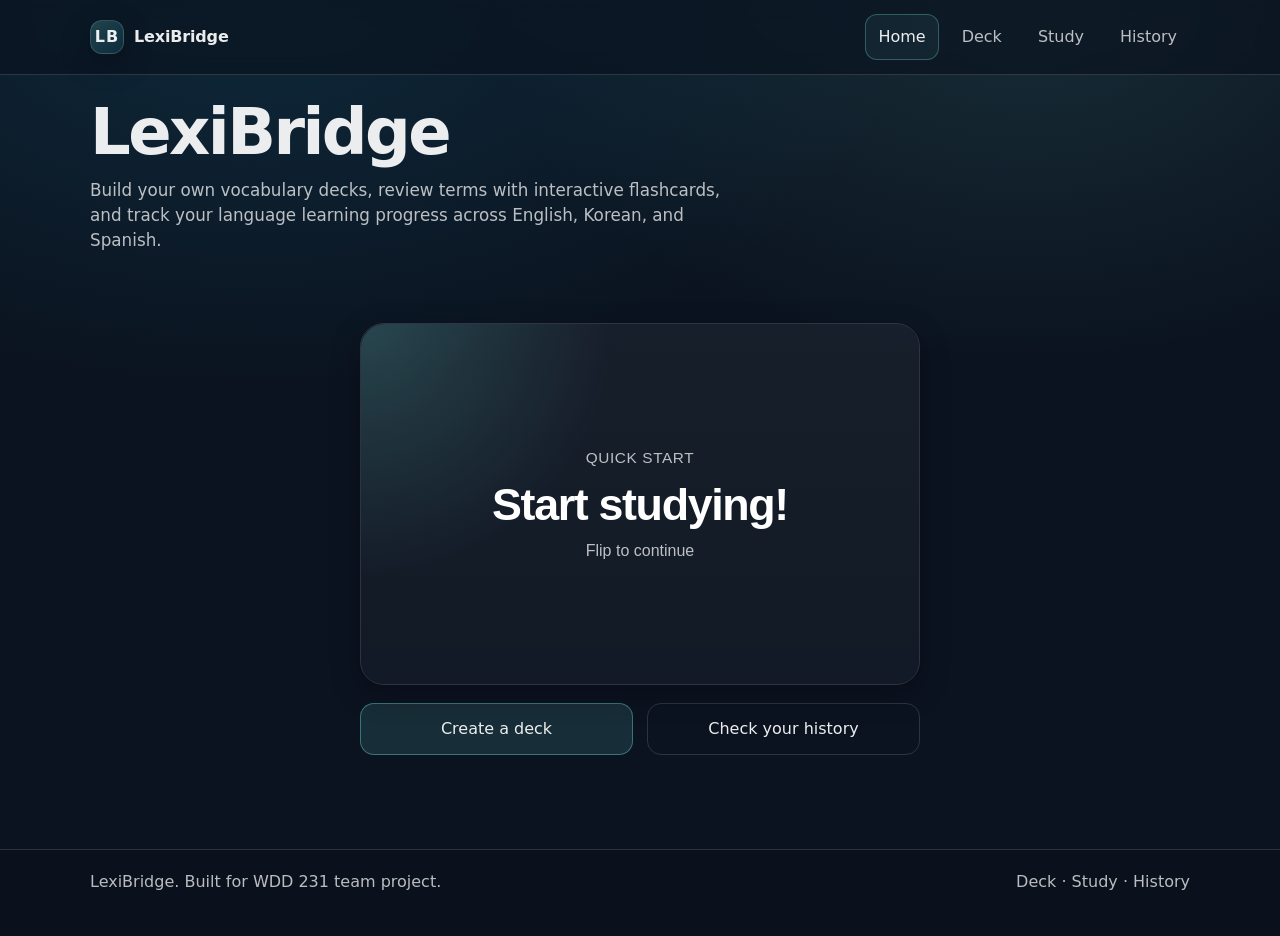
<file: index.html>
<!doctype html>
<html lang="en">
  <head>
    <meta charset="UTF-8" />
    <meta name="viewport" content="width=device-width, initial-scale=1" />
    <title>LexiBridge | Home</title>
    <link rel="stylesheet" href="css/base.css" />
    <link rel="stylesheet" href="css/pages/home.css" />
  </head>
  <body>
    <a class="skip-link" href="#main">Skip to content</a>

    <header class="site-header">
      <div class="container header-inner">
        <a class="brand" href="index.html" aria-label="LexiBridge Home">
          <span class="brand-mark" aria-hidden="true">LB</span>
          <span class="brand-text">LexiBridge</span>
        </a>

        <nav class="nav" aria-label="Primary">
          <a class="nav-link is-active" href="index.html">Home</a>
          <a class="nav-link" href="create.html">Deck</a>
          <a class="nav-link" href="study.html">Study</a>
          <a class="nav-link" href="history.html">History</a>
        </nav>
      </div>
    </header>

    <main id="main" class="container home">
      <section class="home-hero" aria-label="Home hero">
        <div class="home-copy">
          <h1>LexiBridge</h1>
          <p class="muted home-description">
            Build your own vocabulary decks, review terms with interactive flashcards,
            and track your language learning progress across English, Korean, and Spanish.
          </p>
        </div>
      </section>

      <section class="home-stage" aria-label="Quick start study entry">
        <button
          id="homeStudyCard"
          class="home-study-card"
          type="button"
          aria-label="Start studying"
        >
          <span class="home-study-card-inner">
            <span class="home-study-face home-study-front">
              <span class="home-study-label">Quick Start</span>
              <span class="home-study-text">Start studying!</span>
              <span class="home-study-subtext">Flip to continue</span>
            </span>
            <span class="home-study-face home-study-back">
              <span class="home-study-label">Go to Study</span>
              <span class="home-study-text">Open study page</span>
              <span class="home-study-subtext">Choose a deck and begin</span>
            </span>
          </span>
        </button>

        <div class="home-bottom-actions">
          <a class="btn btn-primary home-action-btn" href="create.html">Create a deck</a>
          <a class="btn btn-ghost home-action-btn" href="history.html">Check your history</a>
        </div>
      </section>
    </main>

    <footer class="site-footer">
      <div class="container footer-inner">
        <p class="muted">LexiBridge. Built for WDD 231 team project.</p>
        <p class="muted">
          <a href="create.html">Deck</a> · <a href="study.html">Study</a> ·
          <a href="history.html">History</a>
        </p>
      </div>
    </footer>

    <div class="toast" id="toast" role="status" aria-live="polite" aria-atomic="true"></div>

    <script type="module" src="js/home.js"></script>
  </body>
</html>
</file>
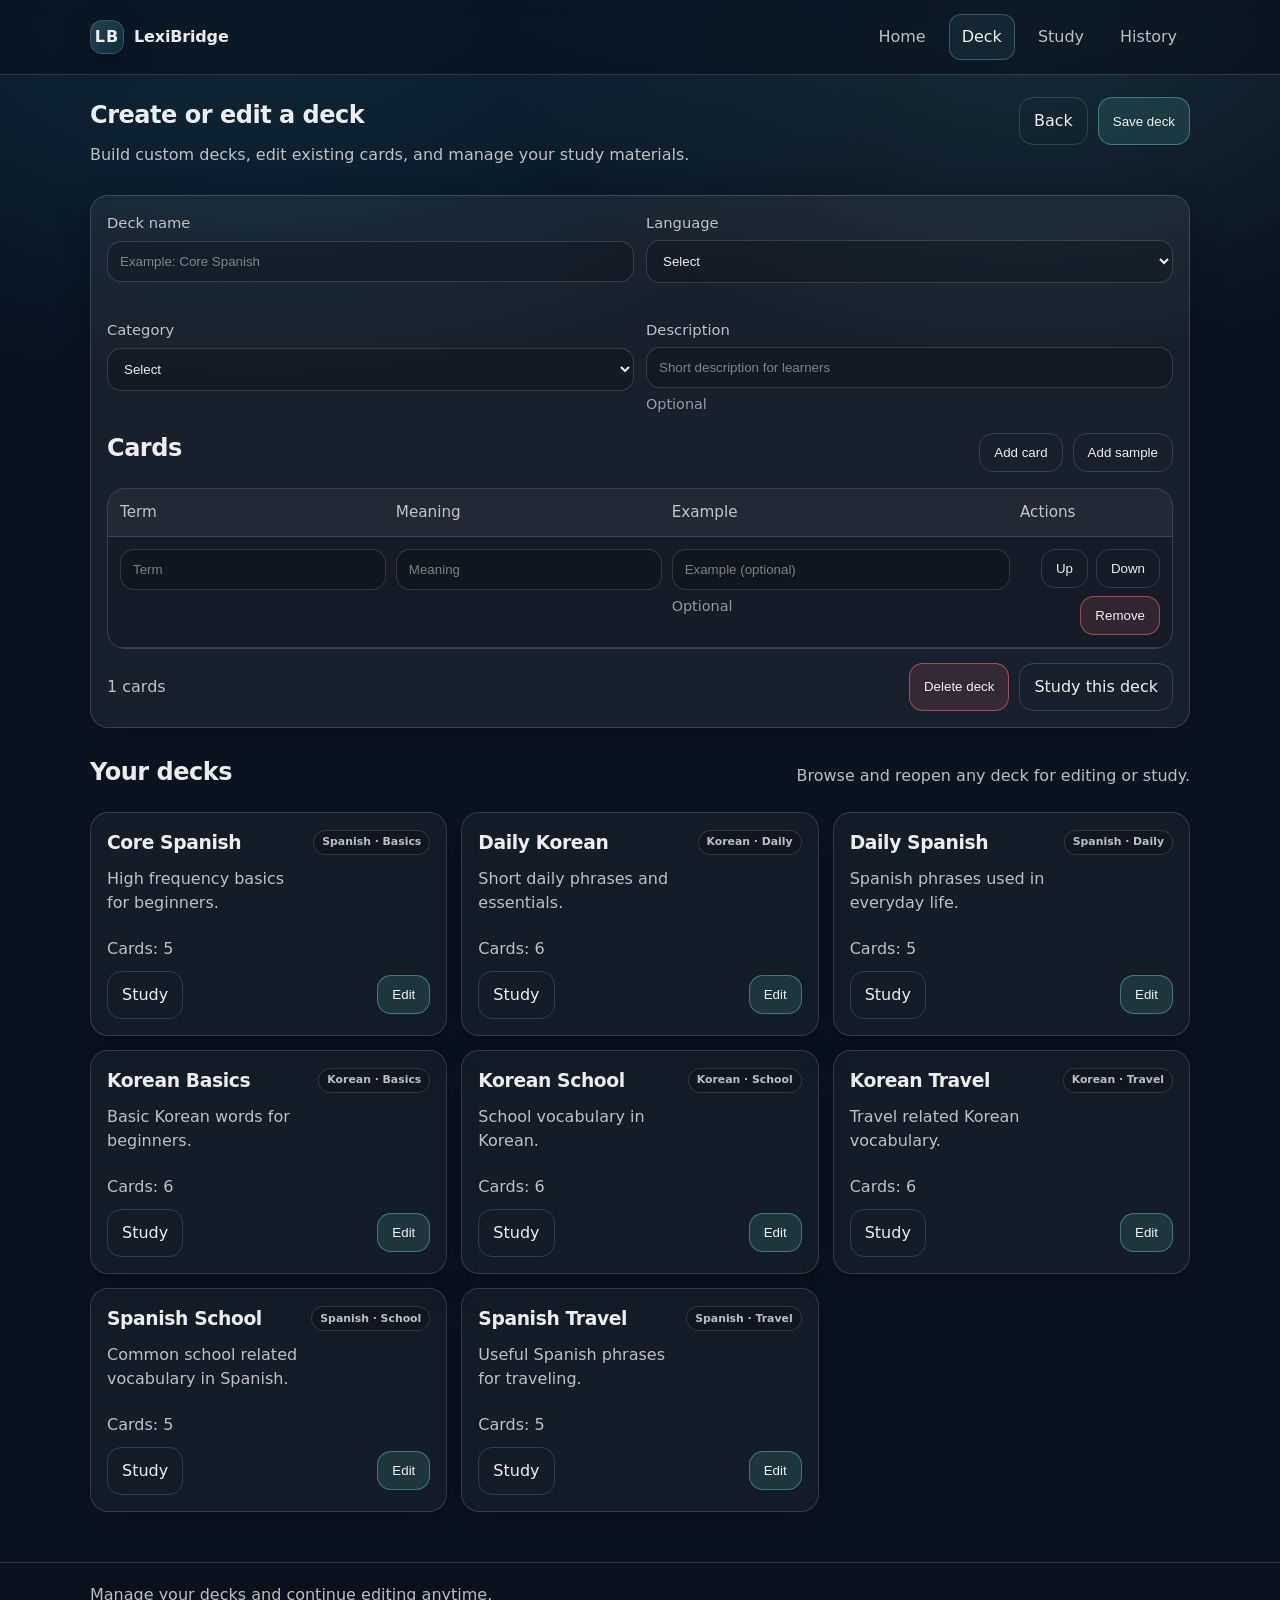
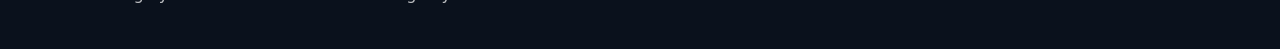
<file: create.html>
<!doctype html>
<html lang="en">
  <head>
    <meta charset="UTF-8" />
    <meta name="viewport" content="width=device-width, initial-scale=1" />
    <title>LexiBridge | Deck</title>
    <link rel="stylesheet" href="css/base.css" />
    <link rel="stylesheet" href="css/pages/create.css" />
  </head>
  <body>
    <a class="skip-link" href="#main">Skip to content</a>

    <header class="site-header">
      <div class="container header-inner">
        <a class="brand" href="index.html" aria-label="LexiBridge Home">
          <span class="brand-mark" aria-hidden="true">LB</span>
          <span class="brand-text">LexiBridge</span>
        </a>

        <nav class="nav" aria-label="Primary">
          <a class="nav-link" href="index.html">Home</a>
          <a class="nav-link is-active" href="create.html">Deck</a>
          <a class="nav-link" href="study.html">Study</a>
          <a class="nav-link" href="history.html">History</a>
        </nav>
      </div>
    </header>

    <main id="main" class="container create">
      <section class="create-head">
        <div>
          <h1>Create or edit a deck</h1>
          <p class="muted">
            Build custom decks, edit existing cards, and manage your study materials.
          </p>
        </div>

        <div class="create-actions">
          <a class="btn btn-ghost" href="index.html">Back</a>
          <button class="btn btn-primary" form="deckForm" type="submit">Save deck</button>
        </div>
      </section>

      <section class="panel" aria-label="Deck form">
        <form id="deckForm" novalidate>
          <input type="hidden" id="deckId" name="deckId" />

          <div class="grid2">
            <div class="field">
              <label for="deckName">Deck name</label>
              <input
                id="deckName"
                name="deckName"
                class="input"
                type="text"
                required
                minlength="2"
                maxlength="40"
                placeholder="Example: Core Spanish"
                aria-describedby="deckNameError"
                aria-invalid="false"
              />
              <p class="error" id="deckNameError"></p>
            </div>

            <div class="field">
              <label for="deckLanguage">Language</label>
              <select
                id="deckLanguage"
                name="deckLanguage"
                class="select"
                required
                aria-describedby="deckLanguageError"
                aria-invalid="false"
              >
                <option value="">Select</option>
                <option value="Spanish">Spanish</option>
                <option value="Korean">Korean</option>
                <option value="English">English</option>
              </select>
              <p class="error" id="deckLanguageError"></p>
            </div>

            <div class="field">
              <label for="deckCategory">Category</label>
              <select
                id="deckCategory"
                name="deckCategory"
                class="select"
                required
                aria-describedby="deckCategoryError"
                aria-invalid="false"
              >
                <option value="">Select</option>
                <option value="Basics">Basics</option>
                <option value="Travel">Travel</option>
                <option value="School">School</option>
                <option value="Daily">Daily</option>
              </select>
              <p class="error" id="deckCategoryError"></p>
            </div>

            <div class="field">
              <label for="deckDescription">Description</label>
              <input
                id="deckDescription"
                name="deckDescription"
                class="input"
                type="text"
                maxlength="80"
                placeholder="Short description for learners"
              />
              <p class="help">Optional</p>
            </div>
          </div>

          <div class="cards-head">
            <h2>Cards</h2>
            <div class="cards-actions">
              <button id="addCardBtn" class="btn btn-ghost" type="button">Add card</button>
              <button id="addSampleBtn" class="btn btn-ghost" type="button">Add sample</button>
            </div>
          </div>

          <div class="table" role="region" aria-label="Cards table">
            <div class="table-row table-head" aria-hidden="true">
              <div>Term</div>
              <div>Meaning</div>
              <div>Example</div>
              <div class="table-actions-col">Actions</div>
            </div>

            <div id="cardRows"></div>
          </div>

          <div class="form-foot">
            <div class="muted" id="cardCountText">0 cards</div>
            <div class="form-foot-actions">
              <button id="deleteDeckBtn" class="btn btn-danger" type="button">Delete deck</button>
              <a id="studyDeckLink" class="btn btn-ghost" href="study.html">Study this deck</a>
            </div>
          </div>
        </form>
      </section>

      <section class="deck-library" aria-label="Your decks">
        <div class="deck-library-head">
          <h2>Your decks</h2>
          <p class="muted">Browse and reopen any deck for editing or study.</p>
        </div>
        <div id="deckLibraryList" class="grid" aria-live="polite"></div>
      </section>

      <dialog id="confirmDialog" class="dialog">
        <form method="dialog" class="dialog-inner">
          <h3>Confirm delete</h3>
          <p class="muted">This will permanently remove the deck from local storage.</p>
          <div class="dialog-actions">
            <button class="btn btn-ghost" value="cancel">Cancel</button>
            <button class="btn btn-danger" value="confirm">Delete</button>
          </div>
        </form>
      </dialog>
    </main>

    <footer class="site-footer">
      <div class="container footer-inner">
        <p class="muted">Manage your decks and continue editing anytime.</p>
      </div>
    </footer>

    <div class="toast" id="toast" role="status" aria-live="polite" aria-atomic="true"></div>

    <script type="module" src="js/create.js"></script>
  </body>
</html>
</file>
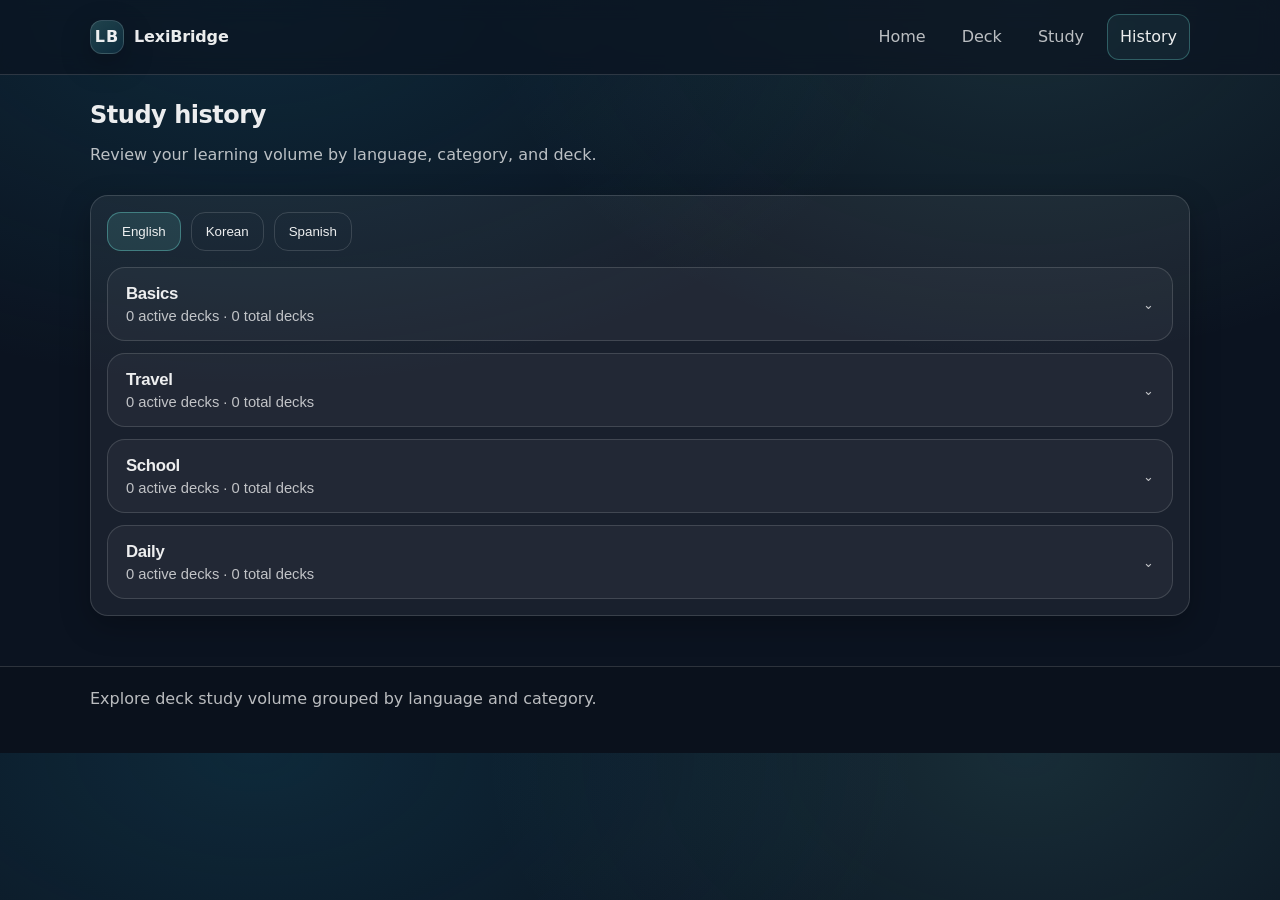
<file: history.html>
<!doctype html>
<html lang="en">
  <head>
    <meta charset="UTF-8" />
    <meta name="viewport" content="width=device-width, initial-scale=1" />
    <title>LexiBridge | History</title>
    <link rel="stylesheet" href="css/base.css" />
    <link rel="stylesheet" href="css/pages/history.css" />
  </head>
  <body>
    <a class="skip-link" href="#main">Skip to content</a>

    <header class="site-header">
      <div class="container header-inner">
        <a class="brand" href="index.html" aria-label="LexiBridge Home">
          <span class="brand-mark" aria-hidden="true">LB</span>
          <span class="brand-text">LexiBridge</span>
        </a>

        <nav class="nav" aria-label="Primary">
          <a class="nav-link" href="index.html">Home</a>
          <a class="nav-link" href="create.html">Deck</a>
          <a class="nav-link" href="study.html">Study</a>
          <a class="nav-link is-active" href="history.html">History</a>
        </nav>
      </div>
    </header>

    <main id="main" class="container history">
      <section class="history-head">
        <div>
          <h1>Study history</h1>
          <p class="muted">
            Review your learning volume by language, category, and deck.
          </p>
        </div>
      </section>

      <section class="history-overview panel" aria-label="History language overview">
        <div id="historyLanguageTabs" class="history-language-tabs" aria-label="Language filters">
          <button class="btn btn-ghost language-tab is-active" type="button" data-language="English">
            English
          </button>
          <button class="btn btn-ghost language-tab" type="button" data-language="Korean">
            Korean
          </button>
          <button class="btn btn-ghost language-tab" type="button" data-language="Spanish">
            Spanish
          </button>
        </div>

        <div id="historyAccordion" class="history-accordion" aria-live="polite"></div>
      </section>
    </main>

    <footer class="site-footer">
      <div class="container footer-inner">
        <p class="muted">Explore deck study volume grouped by language and category.</p>
      </div>
    </footer>

    <div class="toast" id="toast" role="status" aria-live="polite" aria-atomic="true"></div>

    <script type="module" src="js/history.js"></script>
  </body>
</html>
</file>
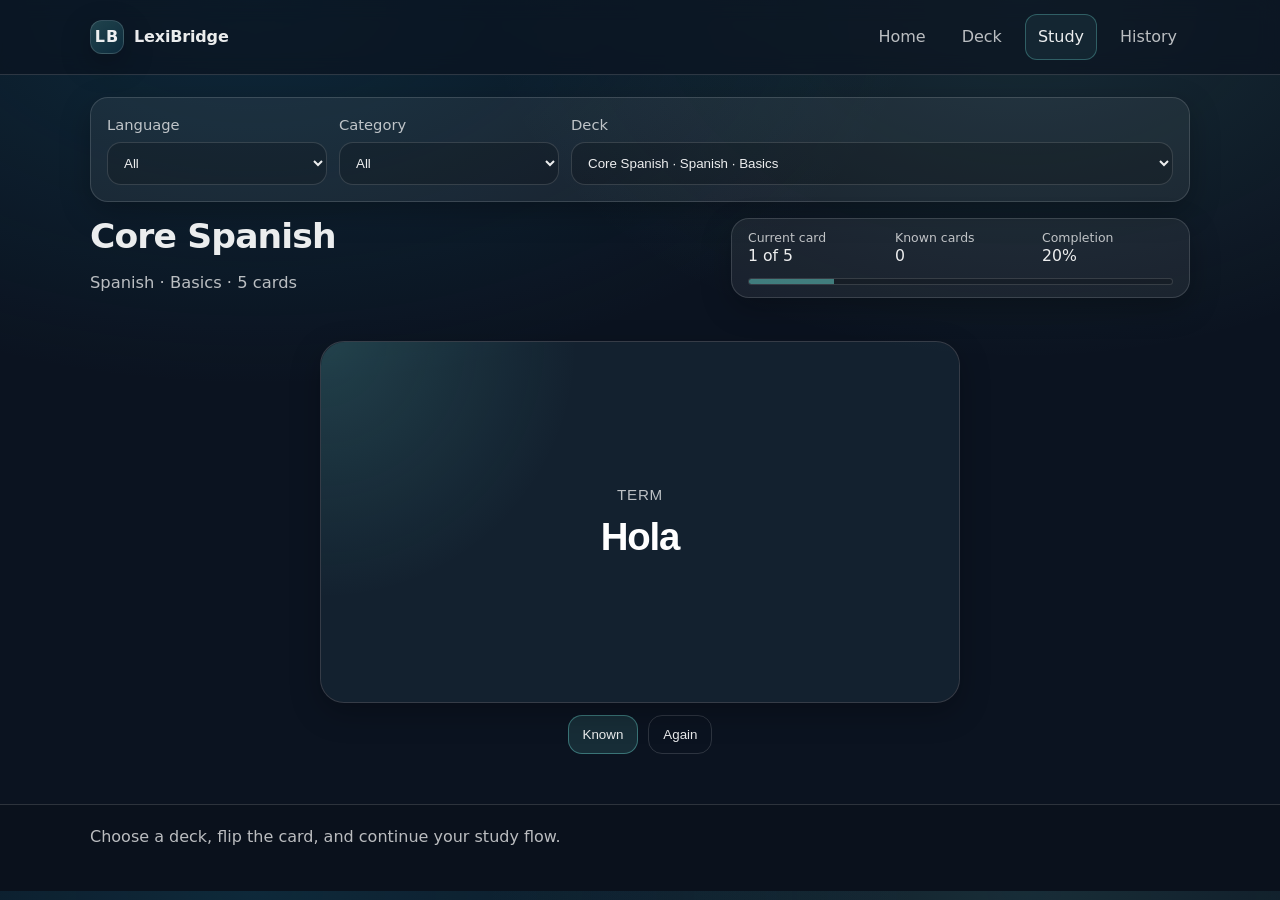
<file: study.html>
<!doctype html>
<html lang="en">
  <head>
    <meta charset="UTF-8" />
    <meta name="viewport" content="width=device-width, initial-scale=1" />
    <title>LexiBridge | Study</title>
    <link rel="stylesheet" href="css/base.css" />
    <link rel="stylesheet" href="css/pages/study.css" />
  </head>
  <body>
    <a class="skip-link" href="#main">Skip to content</a>

    <header class="site-header">
      <div class="container header-inner">
        <a class="brand" href="index.html" aria-label="LexiBridge Home">
          <span class="brand-mark" aria-hidden="true">LB</span>
          <span class="brand-text">LexiBridge</span>
        </a>

        <nav class="nav" aria-label="Primary">
          <a class="nav-link" href="index.html">Home</a>
          <a class="nav-link" href="create.html">Deck</a>
          <a class="nav-link is-active" href="study.html">Study</a>
          <a class="nav-link" href="history.html">History</a>
        </nav>
      </div>
    </header>

    <main id="main" class="container study">
      <section class="panel study-filter-panel" aria-label="Study filters">
        <div class="panel-row">
          <div class="field">
            <label for="studyLanguageFilter">Language</label>
            <select id="studyLanguageFilter" class="select">
              <option value="all">All</option>
              <option value="Spanish">Spanish</option>
              <option value="Korean">Korean</option>
              <option value="English">English</option>
            </select>
          </div>

          <div class="field">
            <label for="studyCategoryFilter">Category</label>
            <select id="studyCategoryFilter" class="select">
              <option value="all">All</option>
              <option value="Basics">Basics</option>
              <option value="Travel">Travel</option>
              <option value="School">School</option>
              <option value="Daily">Daily</option>
            </select>
          </div>

          <div class="field">
            <label for="studyDeckSelect">Deck</label>
            <select id="studyDeckSelect" class="select">
              <option value="">Select a deck</option>
            </select>
          </div>
        </div>
      </section>

      <section class="study-head" aria-label="Study header">
        <div>
          <h1 id="deckTitle">Study</h1>
          <p class="muted" id="deckMeta">Choose a deck to begin studying.</p>
        </div>

        <div class="study-progress-card panel" aria-label="Study progress">
          <div class="study-progress-stat">
            <span class="study-progress-label">Current card</span>
            <span class="study-progress-value" id="progressText">0 of 0</span>
          </div>
          <div class="study-progress-stat">
            <span class="study-progress-label">Known cards</span>
            <span class="study-progress-value" id="knownText">Known 0</span>
          </div>
          <div class="study-progress-stat">
            <span class="study-progress-label">Completion</span>
            <span class="study-progress-value" id="progressPercentText">0%</span>
          </div>
          <div class="progress-bar" aria-hidden="true">
            <div class="progress-fill" id="progressFill"></div>
          </div>
        </div>
      </section>

      <section class="study-body" aria-label="Study content">
        <div class="card-wrap" id="flipWrap">
          <button
            id="flipCard"
            class="flip-card"
            type="button"
            aria-label="Flashcard. Click to flip."
          >
            <span class="flip-inner" id="flipInner">
              <span class="flip-face flip-front">
                <span class="flip-label">Term</span>
                <span class="flip-text" id="termText">...</span>
              </span>
              <span class="flip-face flip-back">
                <span class="flip-label">Meaning</span>
                <span class="flip-text" id="meaningText">...</span>
                <span class="flip-example" id="exampleText"></span>
              </span>
            </span>
          </button>

          <div class="card-actions" aria-label="Card actions">
            <button id="knownBtn" class="btn btn-primary" type="button">Known</button>
            <button id="againBtn" class="btn btn-ghost" type="button">Again</button>
          </div>
        </div>
      </section>
    </main>

    <footer class="site-footer">
      <div class="container footer-inner">
        <p class="muted">Choose a deck, flip the card, and continue your study flow.</p>
      </div>
    </footer>

    <div class="toast" id="toast" role="status" aria-live="polite" aria-atomic="true"></div>

    <script type="module" src="js/study.js"></script>
  </body>
</html>
</file>
<file: css/base.css>
@import "variables.css";
@import "global.css";
@import "header.css";
@import "footer.css";
@import "components.css";
</file>
<file: css/pages/home.css>
.home {
  padding: 26px 0 18px 0;
  min-height: calc(100vh - 180px);
  display: grid;
  grid-template-rows: auto 1fr;
  gap: 22px;
}

.home-hero {
  display: grid;
  align-items: start;
}

.home-copy {
  max-width: 760px;
}

.home-copy h1 {
  font-size: clamp(2.4rem, 5vw, 4rem);
  line-height: 0.98;
  letter-spacing: -0.04em;
  margin-bottom: 14px;
}

.home-description {
  max-width: 60ch;
  font-size: 1.05rem;
}

.home-stage {
  display: grid;
  justify-items: center;
  align-content: center;
  gap: 18px;
  min-height: 56vh;
}

.home-study-card {
  width: min(560px, 100%);
  min-height: 360px;
  border-radius: 24px;
  border: 1px solid var(--border);
  background: transparent;
  box-shadow: var(--shadow);
  padding: 0;
  cursor: pointer;
  perspective: 1200px;
}

.home-study-card:hover {
  transform: translateY(-2px);
}

.home-study-card-inner {
  position: relative;
  display: block;
  width: 100%;
  min-height: 360px;
  transform-style: preserve-3d;
  transition: transform 560ms ease;
  border-radius: 24px;
}

.home-study-card.is-flipped .home-study-card-inner {
  transform: rotateY(180deg);
}

.home-study-face {
  position: absolute;
  inset: 0;
  backface-visibility: hidden;
  display: grid;
  align-content: center;
  justify-items: center;
  gap: 12px;
  padding: 30px;
  border-radius: 24px;
}

.home-study-front {
  background:
    radial-gradient(circle at top left, rgba(100, 204, 197, 0.22), transparent 38%),
    linear-gradient(180deg, rgba(255, 255, 255, 0.05), rgba(255, 255, 255, 0.03));
}

.home-study-back {
  transform: rotateY(180deg);
  background:
    radial-gradient(circle at top right, rgba(23, 107, 135, 0.28), transparent 40%),
    linear-gradient(180deg, rgba(255, 255, 255, 0.06), rgba(255, 255, 255, 0.03));
}

.home-study-label {
  color: var(--muted);
  font-size: 0.96rem;
  letter-spacing: 0.04em;
  text-transform: uppercase;
}

.home-study-text {
  font-size: clamp(1.8rem, 4vw, 2.8rem);
  font-weight: 800;
  letter-spacing: -0.03em;
  text-align: center;
}

.home-study-subtext {
  color: var(--muted);
  font-size: 1rem;
  text-align: center;
}

.home-bottom-actions {
  width: min(560px, 100%);
  display: grid;
  grid-template-columns: 1fr 1fr;
  gap: 14px;
}

.home-action-btn {
  min-height: 52px;
}

@media (max-width: 680px) {
  .home {
    padding-top: 22px;
  }

  .home-stage {
    min-height: auto;
  }

  .home-study-card {
    min-height: 300px;
  }

  .home-study-card-inner {
    min-height: 300px;
  }

  .home-bottom-actions {
    grid-template-columns: 1fr;
  }
}
</file>
<file: css/pages/create.css>
.create {
  padding: 22px 0 10px 0;
}

.create-head {
  display: flex;
  align-items: flex-start;
  justify-content: space-between;
  gap: 14px;
  flex-wrap: wrap;
  margin-bottom: 16px;
}

.create-actions {
  display: flex;
  gap: 10px;
  flex-wrap: wrap;
}

.grid2 {
  display: grid;
  grid-template-columns: 1fr;
  gap: 12px;
}

.cards-head {
  display: flex;
  align-items: center;
  justify-content: space-between;
  gap: 12px;
  margin-top: 14px;
  flex-wrap: wrap;
}

.cards-actions {
  display: flex;
  gap: 10px;
  flex-wrap: wrap;
}

.table {
  margin-top: 12px;
  border-radius: var(--radius);
  border: 1px solid var(--border);
  overflow: hidden;
}

.table-row {
  display: grid;
  grid-template-columns: 1.1fr 1.1fr 1.4fr 140px;
  gap: 10px;
  padding: 12px;
  align-items: start;
  background: rgba(0, 0, 0, 0.14);
  border-bottom: 1px solid var(--border);
}

.table-head {
  background: rgba(255, 255, 255, 0.04);
  color: var(--muted);
  font-size: 0.95rem;
}

.row-actions {
  display: flex;
  gap: 8px;
  justify-content: flex-end;
  flex-wrap: wrap;
}

.form-foot {
  display: flex;
  align-items: center;
  justify-content: space-between;
  gap: 12px;
  flex-wrap: wrap;
  margin-top: 14px;
}

.form-foot-actions {
  display: flex;
  gap: 10px;
  flex-wrap: wrap;
}

.deck-library {
  margin-top: 26px;
}

.deck-library-head {
  display: flex;
  justify-content: space-between;
  align-items: end;
  gap: 12px;
  flex-wrap: wrap;
  margin-bottom: 12px;
}

.deck-card {
  display: flex;
  align-items: flex-start; 
  justify-content: space-between;
  gap: 0.75rem;
}

.deck-card-title {
  font-size: 1.1rem;
  line-height: 1.2;
  white-space: nowrap;
  overflow: hidden;
  text-overflow: ellipsis;
}

.deck-card-subtitle {
  font-size: 0.85rem;
  color: var(--muted);
  white-space: nowrap;
  overflow: hidden;
  text-overflow: ellipsis;
}

.badge {
  display: inline-flex;
  align-items: center;
  white-space: nowrap;
  font-size: 0.68rem;
  font-weight: 600;
  padding: 0.2rem 0.5rem;
  border-radius: 999px;
  margin-top: 0.1rem;
}

.card-top {
  display: flex;
  align-items: flex-start;
  justify-content: space-between;
  gap: 0.5rem;
  min-width: 0;
}

.dialog {
  border: 1px solid var(--border);
  border-radius: var(--radius);
  background: rgba(0, 0, 0, 0.75);
  color: var(--text);
  padding: 0;
  box-shadow: var(--shadow);
}

.dialog::backdrop {
  background: rgba(0, 0, 0, 0.55);
}

.dialog-inner {
  padding: 16px;
  display: grid;
  gap: 12px;
  min-width: min(520px, calc(100vw - 30px));
}

.dialog-actions {
  display: flex;
  justify-content: flex-end;
  gap: 10px;
  flex-wrap: wrap;
}

@media (min-width: 900px) {
  .grid2 {
    grid-template-columns: 1fr 1fr;
  }
}

@media (max-width: 860px) {
  .table-row {
    grid-template-columns: 1fr;
  }

  .table-head {
    display: none;
  }

  .row-actions {
    justify-content: flex-start;
  }
}
</file>
<file: css/pages/history.css>
.history {
  padding: 22px 0 10px 0;
}

.history-head {
  display: flex;
  align-items: flex-start;
  justify-content: space-between;
  gap: 14px;
  flex-wrap: wrap;
  margin-bottom: 16px;
}

.history-overview {
  display: grid;
  gap: 16px;
}

.history-language-tabs {
  display: flex;
  gap: 10px;
  flex-wrap: wrap;
}

.language-tab.is-active {
  border-color: rgba(100, 204, 197, 0.45);
  background: rgba(100, 204, 197, 0.14);
}

.history-accordion {
  display: grid;
  gap: 12px;
}

.history-category-card {
  border: 1px solid var(--border);
  border-radius: var(--radius);
  background: rgba(255, 255, 255, 0.04);
  overflow: hidden;
}

.history-category-toggle {
  width: 100%;
  display: flex;
  align-items: center;
  justify-content: space-between;
  gap: 14px;
  padding: 16px 18px;
  border: 0;
  background: transparent;
  color: var(--text);
  cursor: pointer;
  text-align: left;
}

.history-category-toggle:hover {
  background: rgba(255, 255, 255, 0.03);
}

.history-category-title {
  display: grid;
  gap: 4px;
}

.history-category-name {
  font-size: 1.05rem;
  font-weight: 700;
  letter-spacing: -0.02em;
}

.history-category-meta {
  color: var(--muted);
  font-size: 0.92rem;
}

.history-chevron {
  color: var(--muted);
  transition: transform var(--speed) ease;
}

.history-category-card.is-open .history-chevron {
  transform: rotate(180deg);
}

.history-category-body {
  display: none;
  padding: 0 18px 18px 18px;
}

.history-category-card.is-open .history-category-body {
  display: grid;
  gap: 10px;
}

.history-deck-item {
  border: 1px solid var(--border);
  border-radius: var(--radius-sm);
  background: rgba(0, 0, 0, 0.14);
  padding: 14px;
  display: grid;
  gap: 8px;
}

.history-deck-top {
  display: flex;
  align-items: center;
  justify-content: space-between;
  gap: 10px;
  flex-wrap: wrap;
}

.history-deck-name {
  font-weight: 700;
  letter-spacing: -0.02em;
}

.history-deck-stats {
  display: grid;
  grid-template-columns: repeat(3, minmax(0, 1fr));
  gap: 10px;
}

.history-stat {
  border: 1px solid var(--border);
  border-radius: 14px;
  background: rgba(255, 255, 255, 0.03);
  padding: 10px 12px;
  display: grid;
  gap: 4px;
}

.history-stat-label {
  color: var(--muted);
  font-size: 0.85rem;
}

.history-stat-value {
  font-size: 1rem;
  font-weight: 700;
}

.history-empty {
  border: 1px dashed var(--border);
  border-radius: var(--radius);
  padding: 18px;
  color: var(--muted);
  text-align: center;
}

@media (max-width: 720px) {
  .history-deck-stats {
    grid-template-columns: 1fr;
  }
}
</file>
<file: css/pages/study.css>
.study {
  padding: 22px 0 10px 0;
}

.study-filter-panel {
  margin-bottom: 16px;
}

.study .panel-row {
  display: grid;
  gap: 12px;
  grid-template-columns: 1fr;
}

.study-head {
  display: grid;
  grid-template-columns: minmax(0, 1fr);
  gap: 16px;
  align-items: start;
  margin-bottom: 34px;
}

.study-head h1 {
  font-size: clamp(1.75rem, 2.7vw, 2.3rem);
  line-height: 1.06;
  letter-spacing: -0.025em;
  margin-bottom: 16px;
}

.study-head #deckMeta {
  font-size: 1.02rem;
  margin-top: 4px;
}

.study-progress-card {
  display: grid;
  grid-template-columns: repeat(3, minmax(0, 1fr));
  align-items: start;
  gap: 10px 16px;

  padding: 12px 16px;
  align-self: start;
  width: 100%;
  max-width: none;

  min-height: auto;
}

.study-progress-stat {
  display: flex;
  flex-direction: column;
  gap: 1px;
}

.study-progress-label {
  color: var(--muted);
  font-size: 0.78rem;
  line-height: 1.2;
}

.study-progress-value {
  font-size: 0.98rem;
  font-weight: 400;
  line-height: 1.2;
}

.study-body {
  display: grid;
  gap: 16px;
  justify-items: center;
}

.card-wrap {
  display: grid;
  gap: 12px;
  justify-items: center;
  width: 100%;
}

.flip-card {
  width: min(640px, 100%);
  min-height: 360px;
  border-radius: 24px;
  border: 1px solid var(--border);
  background: rgba(255, 255, 255, 0.04);
  box-shadow: var(--shadow);
  padding: 0;
  cursor: pointer;
  perspective: 1200px;
}

.flip-inner {
  position: relative;
  display: block;
  width: 100%;
  min-height: 360px;
  transform-style: preserve-3d;
  transition: transform 520ms ease;
  border-radius: 24px;
}

.flip-card.is-flipped .flip-inner {
  transform: rotateY(180deg);
}

.flip-face {
  position: absolute;
  inset: 0;
  backface-visibility: hidden;
  display: grid;
  align-content: center;
  justify-items: center;
  padding: 28px;
  gap: 12px;
  border-radius: 24px;
}

.flip-front {
  background:
    radial-gradient(circle at top left, rgba(100, 204, 197, 0.18), transparent 35%),
    rgba(23, 107, 135, 0.08);
}

.flip-back {
  transform: rotateY(180deg);
  background:
    radial-gradient(circle at top right, rgba(23, 107, 135, 0.25), transparent 36%),
    rgba(100, 204, 197, 0.08);
}

.flip-label {
  color: var(--muted);
  font-size: 0.95rem;
  text-transform: uppercase;
  letter-spacing: 0.05em;
}

.flip-text {
  font-size: clamp(1.6rem, 3vw, 2.5rem);
  font-weight: 800;
  letter-spacing: -0.03em;
  text-align: center;
}

.flip-example {
  color: var(--muted);
  font-size: 1rem;
  text-align: center;
  max-width: 48ch;
}

.card-actions {
  display: flex;
  gap: 10px;
  flex-wrap: wrap;
  justify-content: center;
}

.progress-bar {
  grid-column: 1 / -1;

  height: 7px;
  border-radius: 999px;
  border: 1px solid var(--border);
  background: rgba(0, 0, 0, 0.18);
  overflow: hidden;

  margin-top: 2px;
}

.progress-fill {
  height: 100%;
  width: 0%;
  background: rgba(100, 204, 197, 0.55);
  transition: width 300ms ease;
}

@media (min-width: 860px) {
  .study .panel-row {
    grid-template-columns: 220px 220px 1fr;
    align-items: end;
  }

  .study-head {
  grid-template-columns: minmax(0, 1.15fr) minmax(320px, 0.85fr);
  gap: 20px;
  align-items: start;
}
}

@media (max-width: 680px) {
  .flip-card,
  .flip-inner {
    min-height: 300px;
  }

  .study-progress-card {
    max-width: none;
  }
}
</file>
